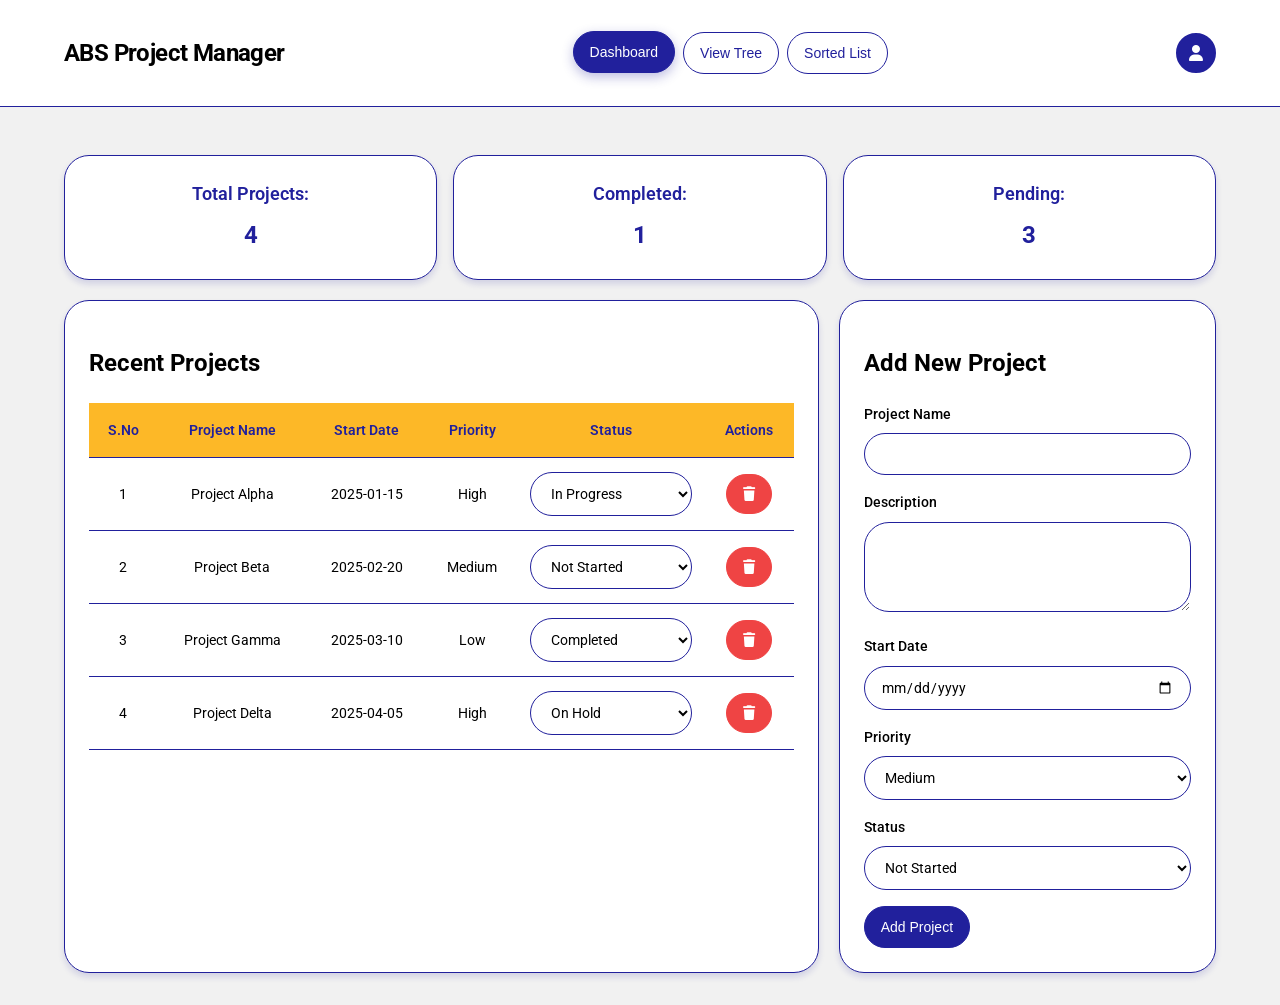
<file: index.html>
<!DOCTYPE html>
<html lang="en">

<head>
    <meta charset="UTF-8" />
    <meta name="viewport" content="width=device-width, initial-scale=1.0" />
    <title>ABS Project Manager</title>
    <link href="https://fonts.googleapis.com/css2?family=Courier+Prime:ital,wght@0,400;0,700;1,400;1,700&family=Roboto:ital,wdth,wght@0,75..100,100..900;1,75..100,100..900&display=swap" rel="stylesheet">
    <link rel="preload" href="https://cdnjs.cloudflare.com/ajax/libs/font-awesome/6.5.0/css/all.min.css" as="style"
        onload="this.onload=null;this.rel='stylesheet'">
    <link rel="stylesheet" href="style.css" />
</head>

<body>
    <header class="navbar" role="banner">
        <div class="container">
            <div class="logo">ABS Project Manager</div>
            <nav role="navigation">
                <button class="nav-button active" data-target="dashboard" aria-current="page">Dashboard</button>
                <button class="nav-button" data-target="view-tree">View Tree</button>
                <button class="nav-button" data-target="sorted-list">Sorted List</button>
            </nav>
            <div class="profile-container">
                <div class="profile-icon" role="button" aria-label="Open user profile menu" tabindex="0">
                    <i class="fa-solid fa-user" aria-hidden="true"></i>
                </div>
                <div class="profile-popup hidden" role="menu">
                    <div class="profile-header">
                        <div class="profile-avatar">
                            <i class="fa-solid fa-user"></i>
                        </div>
                        <div class="profile-info">
                            <div class="profile-username">John Doe</div>
                            <div class="profile-email">john.doe@example.com</div>
                        </div>
                    </div>
                    <div class="profile-divider"></div>
                    <div class="profile-actions">
                        <button class="profile-btn" role="menuitem">
                            <i class="fa-solid fa-user"></i>
                            <span>Profile</span>
                        </button>
                        <button class="profile-btn" role="menuitem">
                            <i class="fa-solid fa-gear"></i>
                            <span>Settings</span>
                        </button>
                        <button class="profile-btn logout-btn" role="menuitem">
                            <i class="fa-solid fa-right-from-bracket"></i>
                            <span>Logout</span>
                        </button>
                    </div>
                </div>
            </div>
        </div>
    </header>

    <main class="container content">
        <!-- Dashboard Section -->
        <section id="dashboard" class="page-section active" role="tabpanel">
            <div class="dashboard-grid">
                <div class="summary-cards">
                    <div class="card total">
                        <h3>Total Projects: <span id="total-projects">0</span></h3>
                    </div>
                    <div class="card completed">
                        <h3>Completed: <span id="completed-projects">0</span></h3>
                    </div>
                    <div class="card pending">
                        <h3>Pending: <span id="pending-projects">0</span></h3>
                    </div>
                </div>

                <div class="recent-projects panel">
                    <h2>Recent Projects</h2>
                    <div class="table-container" aria-live="polite">
                        <table class="project-table">
                            <thead>
                                <tr>
                                    <th scope="col">S.No</th>
                                    <th scope="col">Project Name</th>
                                    <th scope="col">Start Date</th>
                                    <th scope="col">Priority</th>
                                    <th scope="col">Status</th>
                                    <th scope="col">Actions</th>
                                </tr>
                            </thead>
                            <tbody id="dashboard-project-list">
                                <!-- Projects will be loaded here by JavaScript -->
                            </tbody>
                        </table>
                    </div>
                </div>

                <div class="add-project-panel panel">
                    <h2>Add New Project</h2>
                    <form id="add-project-form">
                        <div class="form-group">
                            <label for="project-name">Project Name</label>
                            <input type="text" id="project-name" name="name" required
                                autocomplete="organization-title" />
                        </div>
                        <div class="form-group">
                            <label for="project-description">Description</label>
                            <textarea id="project-description" name="description"></textarea>
                        </div>
                        <div class="form-group">
                            <label for="project-start-date">Start Date</label>
                            <input type="date" id="project-start-date" name="start_date" required />
                        </div>
                        <div class="form-group">
                            <label for="project-priority">Priority</label>
                            <select id="project-priority" name="priority">
                                <option value="High">High</option>
                                <option value="Medium" selected>Medium</option>
                                <option value="Low">Low</option>
                            </select>
                        </div>
                        <div class="form-group">
                            <label for="project-status">Status</label>
                            <select id="project-status" name="status">
                                <option value="Not Started" selected>Not Started</option>
                                <option value="In Progress">In Progress</option>
                                <option value="Completed">Completed</option>
                                <option value="On Hold">On Hold</option>
                            </select>
                        </div>
                        <button type="submit" class="btn primary">Add Project</button>
                    </form>
                </div>
            </div>
        </section>

        <!-- View Tree Section -->
        <section id="view-tree" class="page-section" role="tabpanel">
            <div class="controls-panel">
                <h2>Project Tree Visualization</h2>

                <div class="controls-row">
                    <div class="sort-group">
                        <label for="tree-sort-by">Sort By</label>
                        <select id="tree-sort-by">
                            <option value="start_date">Start Date</option>
                            <option value="priority">Priority</option>
                            <option value="name">Project Name</option>
                        </select>

                        <label class="switch" aria-label="Toggle sort order">
                            <input type="checkbox" id="tree-sort-order">
                            <span class="slider"></span>
                        </label>


                        <span class="sort-label" id="tree-sort-label">Ascending</span>
                    </div>

                    <div class="search-group">
                        <input type="text" id="search-tree-input" placeholder="Search projects">
                        <button class="btn">Search</button>
                    </div>

                    <button class="btn" id="refresh-tree">Refresh</button>
                </div>
            </div>

            <div id="avl-tree-display" class="panel tree-display" aria-live="polite">
                <p>Tree visualization will appear here.</p>
            </div>
        </section>

        <!-- Sorted List Section -->
        <section id="sorted-list" class="page-section" role="tabpanel">
            <div class="controls-panel">
                <h2>All Projects</h2>

                <div class="controls-row">
                    <div class="sort-group">
                        <label for="list-sort-by">Sort By</label>
                        <select id="list-sort-by">
                            <option value="start_date">Start Date</option>
                            <option value="priority">Priority</option>
                            <option value="name">Project Name</option>
                        </select>

                        <label class="switch" aria-label="Toggle sort order">
                            <input type="checkbox" id="list-sort-order" checked>
                            <span class="slider"></span>
                        </label>

                        <span class="sort-label" id="list-sort-label">Ascending</span>
                    </div>

                    <div class="search-group">
                        <input type="text" id="list-search-input" placeholder="Search projects">
                        <button class="btn">Search</button>
                    </div>

                    <button class="btn" id="refresh-list">Refresh</button>

                </div>
            </div>
            <div class="project-list-table panel">
                <div class="table-container" aria-live="polite">
                    <table class="project-table">
                        <thead>
                            <tr>
                                <th scope="col">S.No</th>
                                <th scope="col">Project Name</th>
                                <th scope="col">Description</th>
                                <th scope="col">Start Date</th>
                                <th scope="col">Priority</th>
                                <th scope="col">Status</th>
                                <th scope="col">Actions</th>
                            </tr>
                        </thead>
                        <tbody id="all-project-list">
                            <!-- Projects will be loaded and sorted here by JavaScript -->
                        </tbody>
                    </table>
                </div>
            </div>
        </section>
    </main>

    <script src="script.js" defer></script>
    <!-- You can include a tree visualization library (D3, vis.js, etc.) later if you want a graphical display -->
</body>

</html>
</file>
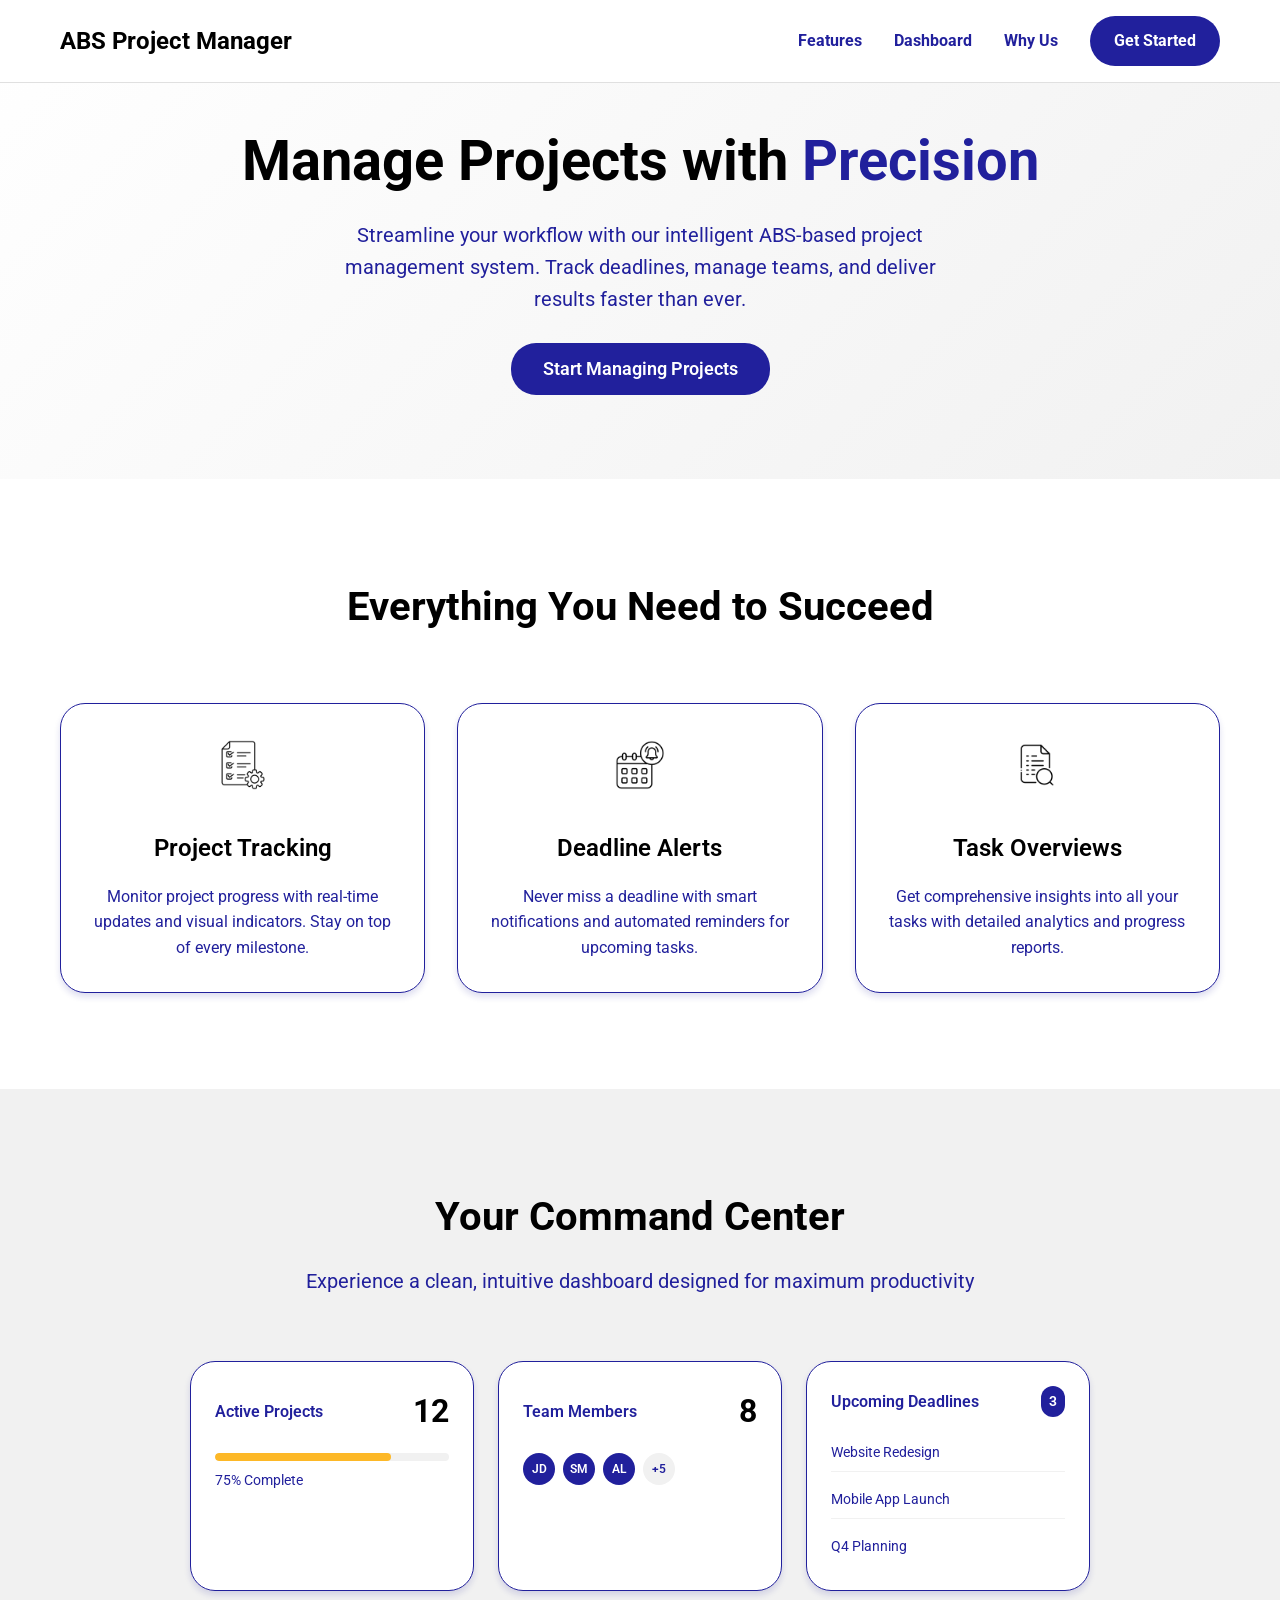
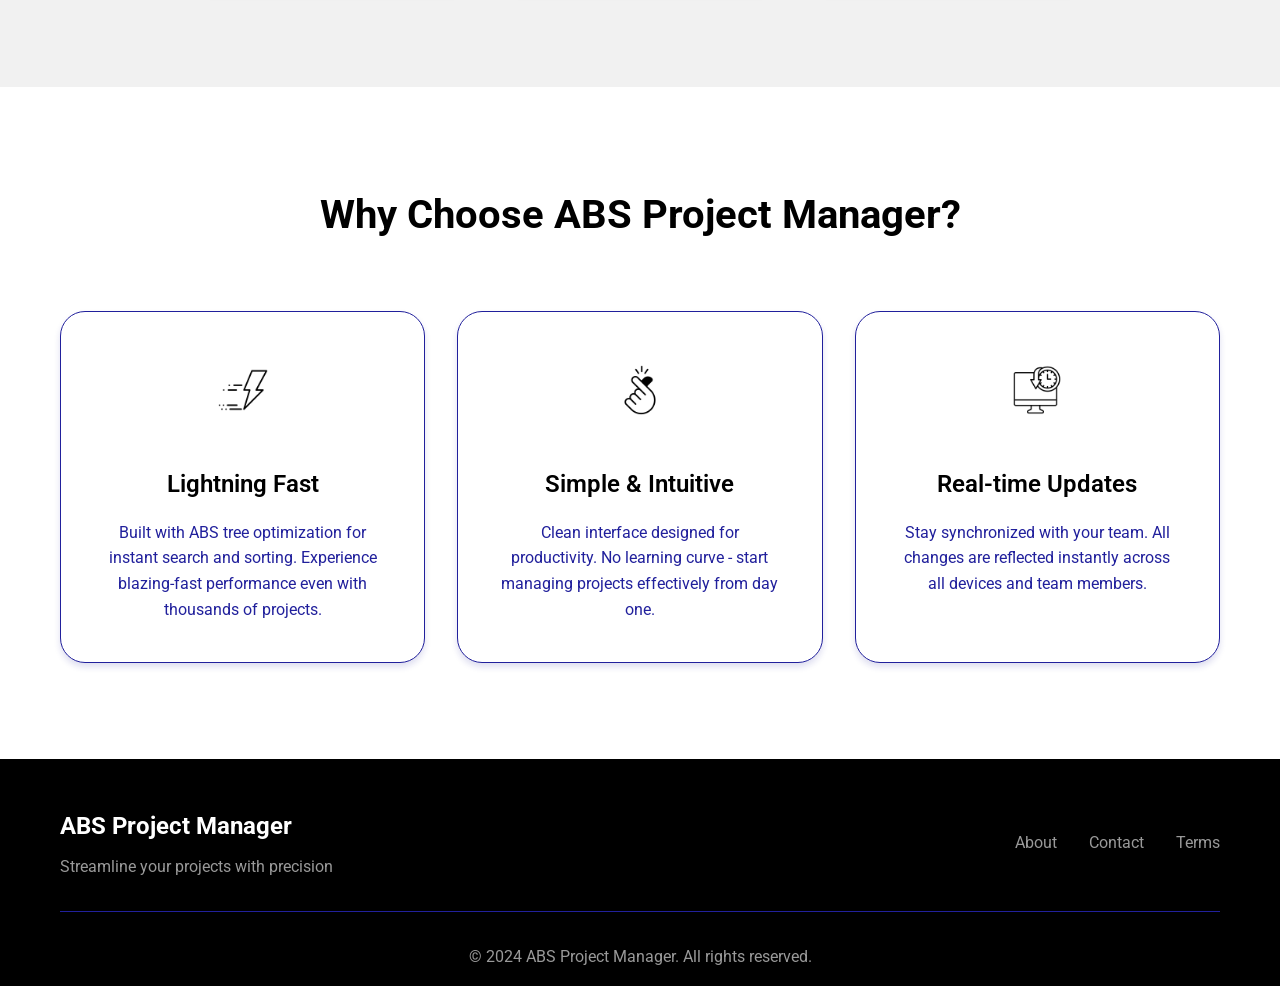
<file: landing.html>
<!DOCTYPE html>
<html lang="en">
<head>
    <meta charset="UTF-8">
    <meta name="viewport" content="width=device-width, initial-scale=1.0">
    <title>ABS Project Manager - Streamline Your Projects</title>
    <link rel="stylesheet" href="landing.css">
    <link href="https://fonts.googleapis.com/css2?family=Courier+Prime:ital,wght@0,400;0,700;1,400;1,700&family=Roboto:ital,wdth,wght@0,75..100,100..900;1,75..100,100..900&display=swap" rel="stylesheet">
</head>
<body>
    <!-- Navigation -->
    <nav class="navbar">
        <div class="container">
            <div class="nav-brand">ABS Project Manager</div>
            <div class="nav-links">
                <a href="#features">Features</a>
                <a href="#dashboard">Dashboard</a>
                <a href="#why-us">Why Us</a>
                <a href="index.html" class="btn-primary">Get Started</a>
            </div>
        </div>
    </nav>

    <!-- Hero Section -->
    <section class="hero">
        <div class="container">
            <div class="hero-content">
                <h1>Manage Projects with <span class="accent">Precision</span></h1>
                <p>Streamline your workflow with our intelligent ABS-based project management system. Track deadlines, manage teams, and deliver results faster than ever.</p>
                <a href="index.html" class="btn-cta">Start Managing Projects</a>
            </div>
        </div>
    </section>

    <!-- Features Section -->
    <section id="features" class="features">
        <div class="container">
            <h2>Everything You Need to Succeed</h2>
            <div class="features-grid">
                <div class="feature-card">
                    <div class="feature-icon"><img src="icon/Project Tracking.png" alt="Project Tracking" width="50" height="50"></div>
                    <h3>Project Tracking</h3>
                    <p>Monitor project progress with real-time updates and visual indicators. Stay on top of every milestone.</p>
                </div>
                <div class="feature-card">
                    <div class="feature-icon"><img src="icon/Deadline Alerts.png" alt="Deadline Alerts" width="50" height="50"></div>
                    <h3>Deadline Alerts</h3>
                    <p>Never miss a deadline with smart notifications and automated reminders for upcoming tasks.</p>
                </div>
                <div class="feature-card">
                    <div class="feature-icon"><img src="icon/Task Overviews.png" alt="Task Overviews" width="50" height="50"></div>
                    <h3>Task Overviews</h3>
                    <p>Get comprehensive insights into all your tasks with detailed analytics and progress reports.</p>
                </div>
            </div>
        </div>
    </section>

    <!-- Dashboard Preview -->
    <section id="dashboard" class="dashboard-preview">
        <div class="container">
            <h2>Your Command Center</h2>
            <p>Experience a clean, intuitive dashboard designed for maximum productivity</p>
            <div class="preview-container">
                <div class="preview-cards">
                    <div class="preview-card">
                        <div class="card-header">
                            <h4>Active Projects</h4>
                            <span class="card-number">12</span>
                        </div>
                        <div class="card-progress">
                            <div class="progress-bar">
                                <div class="progress-fill" style="width: 75%"></div>
                            </div>
                            <span>75% Complete</span>
                        </div>
                    </div>
                    <div class="preview-card">
                        <div class="card-header">
                            <h4>Team Members</h4>
                            <span class="card-number">8</span>
                        </div>
                        <div class="card-avatars">
                            <div class="avatar">JD</div>
                            <div class="avatar">SM</div>
                            <div class="avatar">AL</div>
                            <div class="avatar-more">+5</div>
                        </div>
                    </div>
                    <div class="preview-card">
                        <div class="card-header">
                            <h4>Upcoming Deadlines</h4>
                            <span class="card-badge urgent">3</span>
                        </div>
                        <div class="card-list">
                            <div class="list-item">Website Redesign</div>
                            <div class="list-item">Mobile App Launch</div>
                            <div class="list-item">Q4 Planning</div>
                        </div>
                    </div>
                </div>
            </div>
        </div>
    </section>

    <!-- Why Choose Us -->
    <section id="why-us" class="why-us">
        <div class="container">
            <h2>Why Choose ABS Project Manager?</h2>
            <div class="benefits-grid">
                <div class="benefit-card">
                    <div class="benefit-icon"><img src="icon/Lightning Fast.png" alt="Lightning Fast" width="50" height="50"></div>
                    <h3>Lightning Fast</h3>
                    <p>Built with ABS tree optimization for instant search and sorting. Experience blazing-fast performance even with thousands of projects.</p>
                </div>
                <div class="benefit-card">
                    <div class="benefit-icon"><img src="icon/Simple & Intuitive.png" alt="Simple & Intuitive" width="50" height="50"></div>
                    <h3>Simple & Intuitive</h3>
                    <p>Clean interface designed for productivity. No learning curve - start managing projects effectively from day one.</p>
                </div>
                <div class="benefit-card">
                    <div class="benefit-icon"><img src="icon/Real-time Updates.png" alt="Real-time Updates" width="50" height="50"></div>
                    <h3>Real-time Updates</h3>
                    <p>Stay synchronized with your team. All changes are reflected instantly across all devices and team members.</p>
                </div>
            </div>
        </div>
    </section>

    <!-- Footer -->
    <footer class="footer">
        <div class="container">
            <div class="footer-content">
                <div class="footer-brand">
                    <h3>ABS Project Manager</h3>
                    <p>Streamline your projects with precision</p>
                </div>
                <div class="footer-links">
                    <a href="#about">About</a>
                    <a href="#contact">Contact</a>
                    <a href="#terms">Terms</a>
                </div>
            </div>
            <div class="footer-bottom">
                <p>&copy; 2024 ABS Project Manager. All rights reserved.</p>
            </div>
        </div>
    </footer>
</body>
</html>
</file>
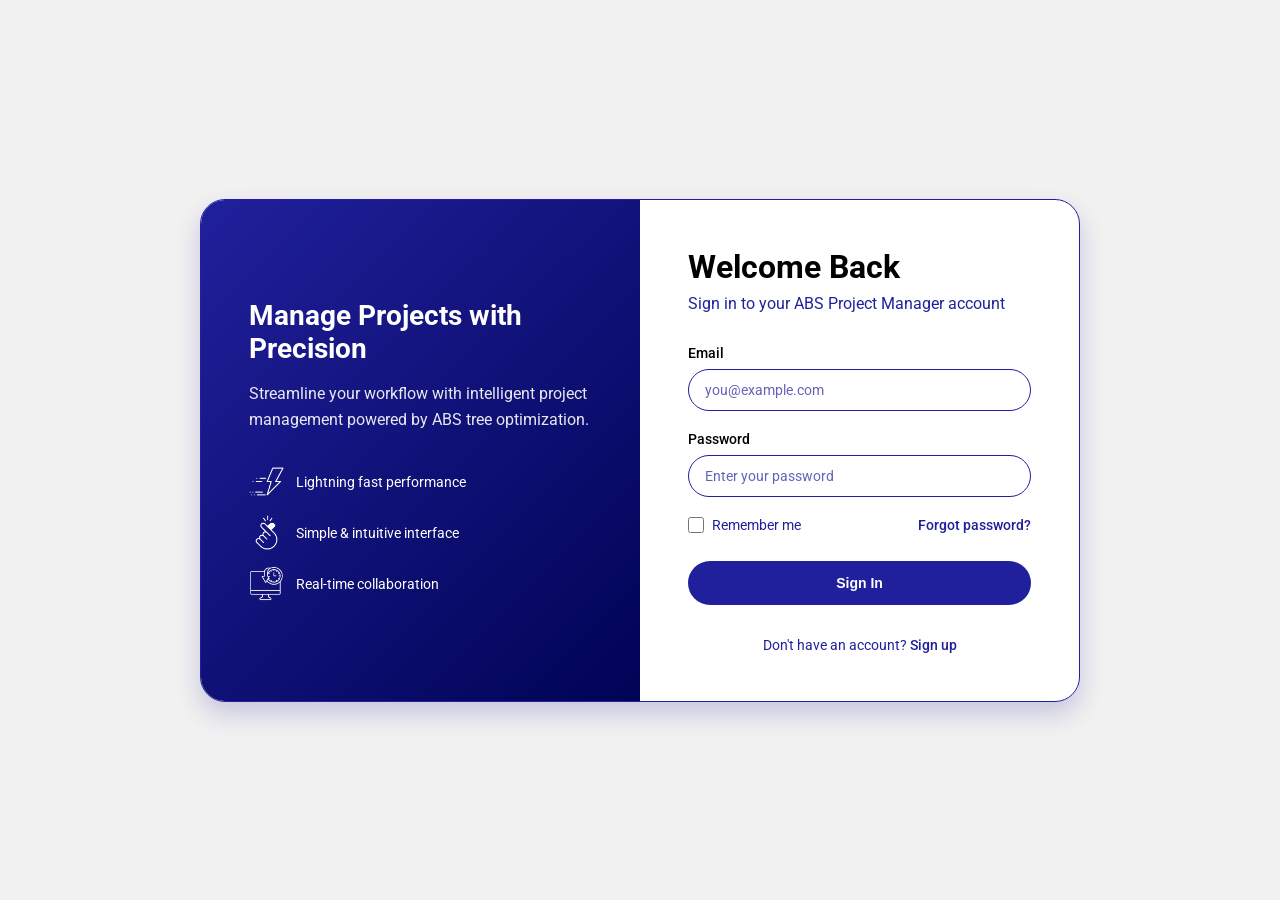
<file: signin.html>
<!DOCTYPE html>
<html lang="en">
<head>
    <meta charset="UTF-8">
    <meta name="viewport" content="width=device-width, initial-scale=1.0">
    <title>Sign In - ABS Project Manager</title>
    <link href="https://fonts.googleapis.com/css2?family=Courier+Prime:ital,wght@0,400;0,700;1,400;1,700&family=Roboto:ital,wdth,wght@0,75..100,100..900;1,75..100,100..900&display=swap" rel="stylesheet">
    <link rel="stylesheet" href="auth.css">
</head>
<body>
    <div class="auth-container">
        <div class="auth-side">
            <div class="side-content">
                <h2>Manage Projects with Precision</h2>
                <p>Streamline your workflow with intelligent project management powered by ABS tree optimization.</p>
                <div class="features-list">
                    <div class="feature-item">
                        <span class="feature-icon"><img src="icon/Lightning Fast.png" alt="Lightning Fast" width="35" height="35"></span>
                        <span>Lightning fast performance</span>
                    </div>
                    <div class="feature-item">
                        <span class="feature-icon"><img src="icon/Simple & Intuitive.png" alt="Simple & Intuitive" width="35" height="35"></span>
                        <span>Simple & intuitive interface</span>
                    </div>
                    <div class="feature-item">
                        <span class="feature-icon"><img src="icon/Real-time Updates.png" alt="Real-time Updates" width="35" height="35"></span>
                        <span>Real-time collaboration</span>
                    </div>
                </div>
            </div>
        </div>
        
        <div class="auth-card">
            <div class="auth-header">
                <h1>Welcome Back</h1>
                <p>Sign in to your ABS Project Manager account</p>
            </div>
            
            <form class="auth-form" id="signin-form">
                <div class="form-group">
                    <label for="email">Email</label>
                    <input type="email" id="email" name="email" placeholder="you@example.com" required>
                </div>
                
                <div class="form-group">
                    <label for="password">Password</label>
                    <input type="password" id="password" name="password" placeholder="Enter your password" required>
                </div>
                
                <div class="form-options">
                    <label class="checkbox-label">
                        <input type="checkbox" name="remember" id="remember">
                        <span>Remember me</span>
                    </label>
                    <a href="#" class="link">Forgot password?</a>
                </div>
                
                <button type="submit" class="btn-submit">Sign In</button>
            </form>
            
            <div class="auth-footer">
                <p>Don't have an account? <a href="signup.html" class="link">Sign up</a></p>
            </div>
        </div>
    </div>
</body>
</html>
</file>
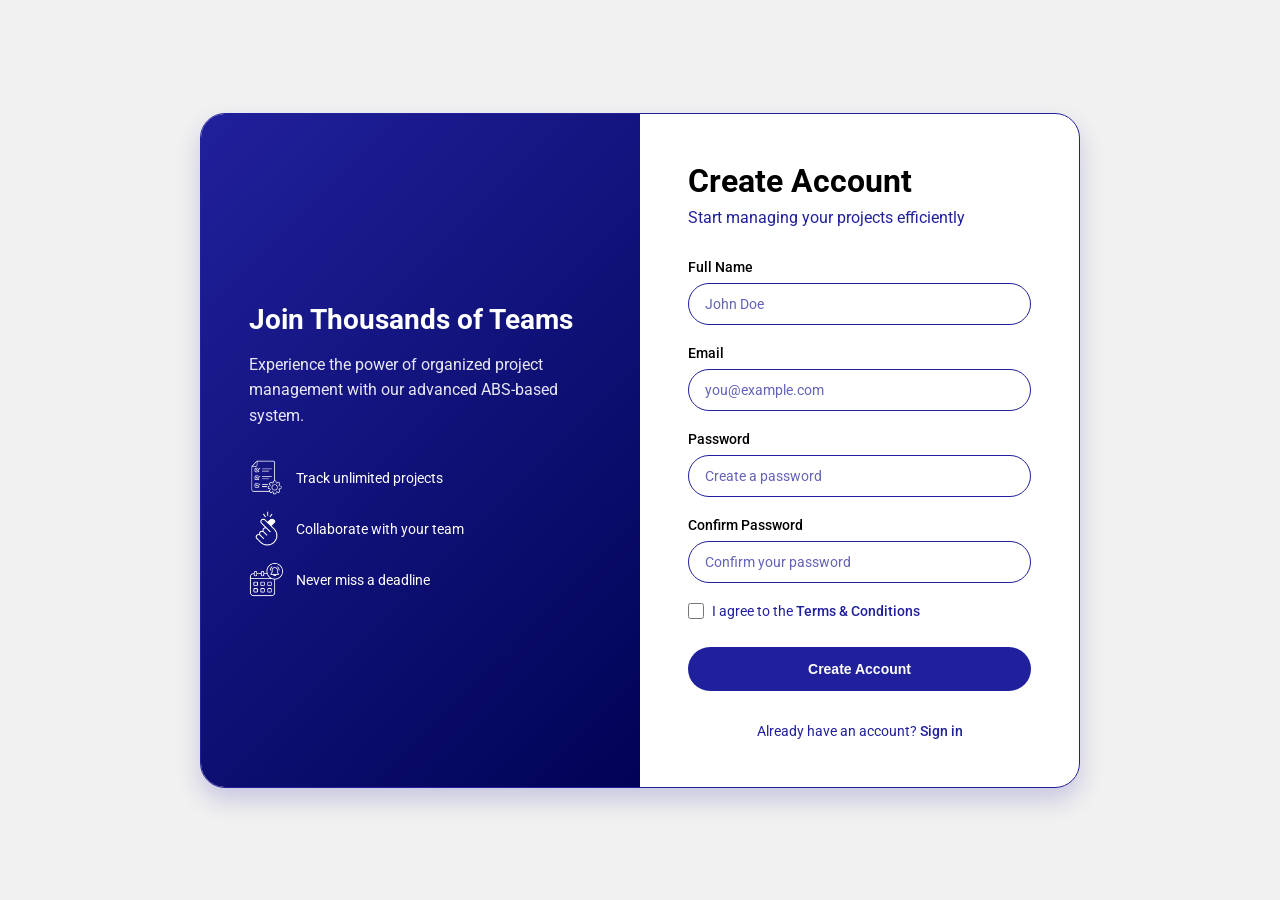
<file: signup.html>
<!DOCTYPE html>
<html lang="en">
<head>
    <meta charset="UTF-8">
    <meta name="viewport" content="width=device-width, initial-scale=1.0">
    <title>Sign Up - ABS Project Manager</title>
    <link href="https://fonts.googleapis.com/css2?family=Courier+Prime:ital,wght@0,400;0,700;1,400;1,700&family=Roboto:ital,wdth,wght@0,75..100,100..900;1,75..100,100..900&display=swap" rel="stylesheet">
    <link rel="stylesheet" href="auth.css">
</head>
<body>
    <div class="auth-container">
        <div class="auth-side">
            <div class="side-content">
                <h2>Join Thousands of Teams</h2>
                <p>Experience the power of organized project management with our advanced ABS-based system.</p>
                <div class="features-list">
                    <div class="feature-item">
                        <span class="feature-icon"><img src="icon/Project Tracking.png" alt="Project Tracking" width="35" height="35"></span>
                        <span>Track unlimited projects</span>
                    </div>
                    <div class="feature-item">
                        <span class="feature-icon"><img src="icon/Simple & Intuitive.png" alt="Team Collaboration" width="35" height="35"></span>
                        <span>Collaborate with your team</span>
                    </div>
                    <div class="feature-item">
                        <span class="feature-icon"><img src="icon/Deadline Alerts.png" alt="Deadline Alerts" width="35" height="35"></span>
                        <span>Never miss a deadline</span>
                    </div>
                </div>
            </div>
        </div>
        
        <div class="auth-card">
            <div class="auth-header">
                <h1>Create Account</h1>
                <p>Start managing your projects efficiently</p>
            </div>
            
            <form class="auth-form" id="signup-form">
                <div class="form-group">
                    <label for="fullname">Full Name</label>
                    <input type="text" id="fullname" name="fullname" placeholder="John Doe" required>
                </div>
                
                <div class="form-group">
                    <label for="email">Email</label>
                    <input type="email" id="email" name="email" placeholder="you@example.com" required>
                </div>
                
                <div class="form-group">
                    <label for="password">Password</label>
                    <input type="password" id="password" name="password" placeholder="Create a password" required>
                </div>
                
                <div class="form-group">
                    <label for="confirm-password">Confirm Password</label>
                    <input type="password" id="confirm-password" name="confirm-password" placeholder="Confirm your password" required>
                </div>
                
                <div class="form-options">
                    <label class="checkbox-label">
                        <input type="checkbox" name="terms" required>
                        <span>I agree to the <a href="#" class="link">Terms & Conditions</a></span>
                    </label>
                </div>
                
                <button type="submit" class="btn-submit">Create Account</button>
            </form>
            
            <div class="auth-footer">
                <p>Already have an account? <a href="signin.html" class="link">Sign in</a></p>
            </div>
        </div>
    </div>
</body>
</html>
</file>
<file: style.css>
:root {
    --primary: #21209C;
    --primary-hover: #FDB827;
    --text-primary: #000000;
    --text-secondary: #21209C;
    --bg-primary: #F1F1F1;
    --bg-secondary: #FDB827;
    --bg-white: #ffffff;
    --border: #21209C;
    --shadow: 0 4px 6px rgba(33, 32, 156, 0.15);
    --shadow-hover: 0 12px 24px rgba(33, 32, 156, 0.2);
    
    --radius-lg: 25px;
    --radius-pill: 25px;
    --gap: 1rem;
    --max-width: 1200px;
}

* {
    box-sizing: border-box;
}

html,
body {
    height: 100%;
}

body {
    margin: 0;
    font-family: "Roboto", sans-serif;
    color: var(--text-primary);
    background: var(--bg-primary);
    line-height: 1.6;
    -webkit-font-smoothing: antialiased;
    -moz-osx-font-smoothing: grayscale;
    text-size-adjust: 100%;
}

.container {
    width: 90%;
    max-width: var(--max-width);
    margin: 0 auto;
    padding: 1rem 0;
}

.panel {
    padding: 1.5rem;
    background: var(--bg-white);
    border: 1px solid var(--border);
    border-radius: var(--radius-lg);
    box-shadow: var(--shadow);
    transition: all 0.3s ease;
}

.panel:hover {
    box-shadow: var(--shadow-hover);
    transform: translateY(-2px);
}

/* Navbar */
.navbar {
    padding: 1rem 0;
    background: rgba(255, 255, 255, 0.95);
    backdrop-filter: blur(10px);
    border-bottom: 1px solid var(--border);
    position: sticky;
    top: 0;
    z-index: 100;
}

.navbar .container {
    display: flex;
    gap: 1rem;
    align-items: center;
    justify-content: space-between;
}

.logo {
    font-size: 1.5rem;
    font-weight: 700;
    color: #000000;
    letter-spacing: -0.025em;
}

nav {
    display: flex;
    align-items: center;
    gap: .5rem;
}

.nav-button {
    appearance: none;
    border: 1px solid var(--border);
    color: var(--text-secondary);
    background: transparent;
    padding: 0.75rem 1rem;
    font-size: 0.875rem;
    font-weight: 500;
    cursor: pointer;
    border-radius: var(--radius-pill);
    transition: all 0.2s ease;
}

.nav-button:hover,
.nav-button.active,
.nav-button:focus {
    background: var(--primary);
    color: white;
    border-color: var(--primary);
    transform: translateY(-1px);
    box-shadow: 0 4px 12px rgba(33, 32, 156, 0.3);
}

/* Content */
.content {
    position: relative;
    min-height: 80vh;
    padding: 1.5rem 0;
}

.page-section {
    position: absolute;
    inset: 0 0 auto 0;
    opacity: 0;
    visibility: hidden;
    padding: 2rem 0;
}

.page-section.active {
    opacity: 1;
    visibility: visible;
}

/* Dashboard */
.dashboard-grid {
    display: grid;
    grid-template-columns: 2fr 1fr;
    gap: 1.25rem;
    margin-top: 1rem;
}

.summary-cards {
    grid-column: 1 / -1;
    display: flex;
    gap: 1rem;
    justify-content: space-between;
    align-items: stretch;
}

.card {
    flex: 1;
    padding: 1.5rem;
    text-align: center;
    display: flex;
    flex-direction: column;
    justify-content: center;
    border: 1px solid var(--border);
    border-radius: var(--radius-lg);
    background: var(--bg-white);
    color: var(--text-primary);
    box-shadow: var(--shadow);
    transition: all 0.3s ease;
}

.card:hover {
    transform: translateY(-4px);
    box-shadow: var(--shadow-hover);
}

.card h3 {
    margin: 0;
    font-weight: 600;
    font-size: 1.1rem;
    color: var(--text-secondary);
}

.card h3 span {
    color: var(--primary);
    font-weight: 700;
    font-size: 1.5rem;
    display: block;
    margin-top: 0.5rem;
}

/* .card.total:hover,
.card.completed:hover,
.card.pending:hover {
    background: #fff;
    color: #000;
} */

.recent-projects,
.add-project-panel,
.project-list-table {
    border: 1px solid var(--border);
    border-radius: var(--radius-lg);
    background: var(--bg-white);
    box-shadow: var(--shadow);
}

/* Forms */
.form-group {
    margin-bottom: 1rem;
}

.form-group label {
    display: block;
    margin-bottom: 0.5rem;
    font-weight: 500;
    color: var(--text-primary);
    font-size: 0.875rem;
}

input[type=text],
input[type=date],
textarea,
select {
    width: 100%;
    padding: 0.75rem 1rem;
    font-size: 0.875rem;
    font-family: 'Amazon Ember', 'Roboto', sans-serif;
    color: var(--text-primary);
    background: var(--bg-white);
    border: 1px solid var(--border);
    border-radius: var(--radius-pill);
    transition: all 0.2s ease;
}

input[type=text]:focus,
input[type=date]:focus,
textarea:focus,
select:focus {
    outline: none;
    border-color: var(--primary);
    box-shadow: 0 0 0 3px rgba(33, 32, 156, 0.1);
}

input::placeholder,
textarea::placeholder {
    color: #777;
}

textarea {
    min-height: 90px;
    resize: vertical;
}

/* Buttons */
.btn {
    display: inline-flex;
    align-items: center;
    gap: 0.5rem;
    padding: 0.75rem 1rem;
    border-radius: var(--radius-pill);
    border: 1px solid var(--border);
    cursor: pointer;
    font-weight: 500;
    font-size: 0.875rem;
    background: var(--bg-white);
    color: var(--text-primary);
    transition: all 0.2s ease;
    text-decoration: none;
}

.btn:hover {
    transform: translateY(-1px);
    box-shadow: var(--shadow);
}

.btn.primary {
    background: var(--primary);
    color: white;
    border-color: var(--primary);
}

.btn.primary:hover {
    background: var(--primary-hover);
    border-color: var(--primary-hover);
    color: #000000;
    box-shadow: 0 4px 12px rgba(253, 184, 39, 0.3);
}

.btn.danger {
    background: #ef4444;
    color: white;
    border-color: #ef4444;
}

.btn.danger:hover {
    background: #dc2626;
    border-color: #dc2626;
    box-shadow: 0 4px 12px rgba(239, 68, 68, 0.3);
}

/* Tables */
.project-table {
    width: 100%;
    border-collapse: separate;
    border-spacing: 0;
    margin-top: .75rem;
    color: var(--text);
    overflow: hidden;
}

.project-table thead th {
    text-align: center;
    font-weight: 600;
    font-size: 0.875rem;
    padding: 1rem 0.75rem;
    background: var(--bg-secondary);
    color: var(--text-secondary);
    border-bottom: 1px solid var(--border);
    border-left: none;
    border-right: none;
    border-top: none;
}

.project-table th,
.project-table td {
    padding: 0.875rem 0.75rem;
    text-align: center;
    vertical-align: middle;
    background: var(--bg-white);
    border: none;
    border-bottom: 1px solid var(--border);
    font-size: 0.875rem;
}

.project-table tbody tr:hover {
    background: var(--bg-secondary);
}

.project-table tbody tr:hover td {
    background: #fff47e;
    font-weight: bold;
}

/*****************************
* Panel Container
*****************************/
.controls-panel {
  background: var(--bg-white);
  border-radius: var(--radius-lg);
  padding: 1.5rem;
  margin-bottom: 1.5rem;
  border: 1px solid var(--border);
  box-shadow: var(--shadow);
}

/*****************************
* Flex Row Layout
*****************************/
.controls-row {
  display: flex;
  align-items: center;
  gap: 1.5rem;
  flex-wrap: wrap;
}

/*****************************
* Groups (Sort + Search)
*****************************/
.sort-group,
.search-group {
  display: flex;
  align-items: center;
  gap: .75rem;
}

/*****************************
* Inputs
*****************************/
.controls-panel select,
.controls-panel input[type="text"] {
  padding: 0.75rem 1rem;
  border-radius: var(--radius-pill);
  border: 1px solid var(--border);
  background: var(--bg-white);
  font-size: 0.875rem;
  font-family: 'Amazon Ember', 'Roboto', sans-serif;
  transition: all 0.2s ease;
}

.controls-panel select:focus,
.controls-panel input[type="text"]:focus {
  outline: none;
  border-color: var(--primary);
  box-shadow: 0 0 0 3px rgba(33, 32, 156, 0.1);
}

/*****************************
* Toggle Switch (Improved)
*****************************/
.switch {
  position: relative;
  width: 88px;
  height: 24px;
  cursor: pointer;
}

.switch input {
  opacity: 0;
  width: 0;
  height: 0;
}

.slider {
  position: absolute;
  top: 0; left: 0;
  right: 0; bottom: 0;
  background: #d0d0d0;
  border-radius: 24px;
  transition: background .25s ease;
  box-shadow: inset 0 1px 3px rgba(0,0,0,.25);
}

.slider::before {
  content: "";
  position: absolute;
  width: 18px;
  height: 18px;
  left: 3px;
  top: 3px;
  background: #fff;
  border-radius: 50%;
  transition: transform .25s cubic-bezier(.4, 0, .2, 1),
              box-shadow .2s ease;
  box-shadow: 0 1px 3px rgba(0,0,0,.3);
}

.switch input:checked + .slider {
  background: var(--primary);
}

.switch input:checked + .slider::before {
  transform: translateX(20px);
}
/*****************************
* Labels
*****************************/
.sort-label {
  font-size: .9rem;
  color: #333;
}

/*****************************
* Responsive Enhancements
*****************************/
@media (max-width: 700px) {
  .controls-row {
    flex-direction: column;
    align-items: stretch;
  }

  .sort-group,
  .search-group {
    width: 100%;
    justify-content: space-between;
  }

  .search-group input {
    flex: 1;
  }
}

/* Tree Display */
.tree-display {
    min-height: 400px;
    display: flex;
    justify-content: center;
    align-items: center;
    border: 1px solid var(--border);
    color: var(--text-secondary);
    padding: 2rem;
    border-radius: var(--radius-lg);
    background: var(--bg-white);
    box-shadow: var(--shadow);
}

/* Profile Section */
.profile-container {
    position: relative;
}

.profile-icon {
    width: 40px;
    height: 40px;
    border-radius: 50%;
    background: var(--primary);
    color: white;
    display: flex;
    align-items: center;
    justify-content: center;
    cursor: pointer;
    border: 2px solid var(--primary);
    transition: all 0.3s ease;
    font-size: 1rem;
}

.profile-icon:hover {
    background: var(--primary-hover);
    border-color: var(--primary-hover);
    transform: scale(1.05);
    box-shadow: 0 4px 12px rgba(253, 184, 39, 0.3);
}

.profile-icon:focus {
    outline: 2px solid #fff;
    outline-offset: 2px;
}

.profile-popup {
    position: absolute;
    top: calc(100% + 10px);
    right: 0;
    background: var(--bg-white);
    border: 1px solid var(--border);
    border-radius: var(--radius-lg);
    min-width: 280px;
    box-shadow: var(--shadow-hover);
    z-index: 1000;
    opacity: 1;
    visibility: visible;
    transform: translateY(0);
    transition: all 0.3s cubic-bezier(0.4, 0, 0.2, 1);
}

.profile-popup.hidden {
    opacity: 0;
    visibility: hidden;
    transform: translateY(-10px);
    pointer-events: none;
}

.profile-header {
    padding: 1.25rem;
    display: flex;
    align-items: center;
    gap: 1rem;
}

.profile-avatar {
    width: 50px;
    height: 50px;
    border-radius: 50%;
    background: black;
    color: white;
    display: flex;
    align-items: center;
    justify-content: center;
    font-size: 1.5rem;
    flex-shrink: 0;
}

.profile-info {
    flex: 1;
    min-width: 0;
}

.profile-username {
    font-weight: 600;
    font-size: 1rem;
    color: var(--text-primary);
    margin-bottom: 0.2rem;
    white-space: nowrap;
    overflow: hidden;
    text-overflow: ellipsis;
}

.profile-email {
    font-size: 0.875rem;
    color: var(--text-secondary);
    white-space: nowrap;
    overflow: hidden;
    text-overflow: ellipsis;
}

.profile-divider {
    height: 1px;
    background: var(--border);
    margin: 0;
}

.profile-actions {
    padding: 0.5rem;
}

.profile-btn {
    width: 100%;
    display: flex;
    align-items: center;
    gap: 0.75rem;
    padding: 0.75rem 1rem;
    background: transparent;
    border: none;
    border-radius: var(--radius-pill);
    cursor: pointer;
    transition: all 0.2s ease;
    color: var(--text-primary);
    font-size: 0.875rem;
    font-family: 'Amazon Ember', 'Roboto', sans-serif;
    text-align: left;
}

.profile-btn i {
    font-size: 1rem;
    width: 20px;
    text-align: center;
}

.profile-btn:hover {
    background: var(--bg-secondary);
}

.profile-btn:focus {
    outline: 2px solid var(--primary);
    outline-offset: -2px;
}

.profile-btn.logout-btn {
    color: #ef4444;
}

.profile-btn.logout-btn:hover {
    background: #ef4444;
    color: white;
}

/* Responsive adjustments */
@media (max-width: 768px) {
    .profile-popup {
        min-width: 260px;
        right: -10px;
    }
}

@media (max-width: 480px) {
    .profile-popup {
        position: fixed;
        right: 10px;
        left: 10px;
        min-width: auto;
    }
}
</file>
<file: landing.css>
/* Reset and Base Styles */
* {
    margin: 0;
    padding: 0;
    box-sizing: border-box;
}

body {
    font-family: "Roboto", sans-serif;
    line-height: 1.6;
    color: #000000;
    background-color: #F1F1F1;
}

.container {
    max-width: 1200px;
    margin: 0 auto;
    padding: 0 20px;
}

/* Navigation */
.navbar {
    background: rgba(255, 255, 255, 0.95);
    backdrop-filter: blur(10px);
    border-bottom: 1px solid #e0e0e0;
    position: fixed;
    top: 0;
    width: 100%;
    z-index: 1000;
}

.navbar .container {
    display: flex;
    justify-content: space-between;
    align-items: center;
    padding: 1rem 20px;
}

.nav-brand {
    font-size: 1.5rem;
    font-weight: 700;
    color: #000000;
}

.nav-links {
    display: flex;
    align-items: center;
    gap: 2rem;
}

.nav-links a {
    text-decoration: none;
    color: #21209C;
    font-weight: bold;
    transition: color 0.2s;
}

.nav-links a.btn-primary {
    color: white !important;
}

.nav-links a:hover {
    color: #000000;
}

/* Buttons */
.btn-primary,
.btn-cta {
    background: #21209C;
    color: white;
    padding: 0.75rem 1.5rem;
    border-radius: 25px;
    text-decoration: none;
    font-weight: 600;
    transition: all 0.2s;
    border: none;
    cursor: pointer;
}

.btn-primary:hover,
.btn-cta:hover {
    background: #FDB827;
    color: #000000;
    transform: translateY(-1px);
    box-shadow: 0 4px 12px rgba(253, 184, 39, 0.3);
}

.btn-cta {
    font-size: 1.1rem;
    padding: 1rem 2rem;
}

/* Hero Section */
.hero {
    padding: 8rem 0 6rem;
    text-align: center;
    background: linear-gradient(135deg, #ffffff 0%, #F1F1F1 100%);
}

.hero-content h1 {
    font-size: 3.5rem;
    font-weight: 700;
    color: #000000;
    margin-bottom: 1.5rem;
    line-height: 1.2;
}

.accent {
    color: #21209C;
}

.hero-content p {
    font-size: 1.25rem;
    color: #21209C;
    margin-bottom: 2.5rem;
    max-width: 600px;
    margin-left: auto;
    margin-right: auto;
}

/* Features Section */
.features {
    padding: 6rem 0;
    background: white;
}

.features h2 {
    text-align: center;
    font-size: 2.5rem;
    font-weight: 700;
    color: #000000;
    margin-bottom: 4rem;
}

.features-grid {
    display: grid;
    grid-template-columns: repeat(auto-fit, minmax(280px, 1fr));
    gap: 2rem;
}

.feature-card {
    background: white;
    padding: 2rem;
    border-radius: 25px;
    box-shadow: 0 4px 6px rgba(33, 32, 156, 0.15);
    border: 1px solid #21209C;
    transition: all 0.3s;
    text-align: center;
}

.feature-card:hover {
    transform: translateY(-4px);
    box-shadow: 0 12px 24px rgba(33, 32, 156, 0.2);
    border-color: #FDB827;
}

.feature-icon {
    font-size: 3rem;
    margin-bottom: 1rem;
}

.feature-card h3 {
    font-size: 1.5rem;
    font-weight: 600;
    color: #000000;
    margin-bottom: 1rem;
}

.feature-card p {
    color: #21209C;
    line-height: 1.6;
}

/* Dashboard Preview */
.dashboard-preview {
    padding: 6rem 0;
    background: #F1F1F1;
}

.dashboard-preview h2 {
    text-align: center;
    font-size: 2.5rem;
    font-weight: 700;
    color: #000000;
    margin-bottom: 1rem;
}

.dashboard-preview>.container>p {
    text-align: center;
    font-size: 1.25rem;
    color: #21209C;
    margin-bottom: 4rem;
}

.preview-container {
    max-width: 900px;
    margin: 0 auto;
}

.preview-cards {
    display: grid;
    grid-template-columns: repeat(auto-fit, minmax(280px, 1fr));
    gap: 1.5rem;
}

.preview-card {
    background: white;
    padding: 1.5rem;
    border-radius: 25px;
    box-shadow: 0 4px 6px rgba(33, 32, 156, 0.15);
    border: 1px solid #21209C;
}

.card-header {
    display: flex;
    justify-content: space-between;
    align-items: center;
    margin-bottom: 1rem;
}

.card-header h4 {
    font-size: 1rem;
    font-weight: 600;
    color: #21209C;
}

.card-number {
    font-size: 2rem;
    font-weight: 700;
    color: #000000;
}

.card-badge {
    background: #21209C;
    color: white;
    padding: 0.25rem 0.5rem;
    border-radius: 25px;
    font-size: 0.875rem;
    font-weight: 600;
}

.card-progress {
    display: flex;
    flex-direction: column;
    gap: 0.5rem;
}

.progress-bar {
    background: #F1F1F1;
    height: 8px;
    border-radius: 25px;
    overflow: hidden;
}

.progress-fill {
    background: #FDB827;
    height: 100%;
    border-radius: 25px;
    transition: width 0.3s;
}

.card-progress span {
    font-size: 0.875rem;
    color: #21209C;
}

.card-avatars {
    display: flex;
    gap: 0.5rem;
    align-items: center;
}

.avatar {
    width: 32px;
    height: 32px;
    background: #21209C;
    color: white;
    border-radius: 50%;
    display: flex;
    align-items: center;
    justify-content: center;
    font-size: 0.75rem;
    font-weight: 600;
}

.avatar-more {
    width: 32px;
    height: 32px;
    background: #F1F1F1;
    color: #21209C;
    border-radius: 50%;
    display: flex;
    align-items: center;
    justify-content: center;
    font-size: 0.75rem;
    font-weight: 600;
}

.card-list {
    display: flex;
    flex-direction: column;
    gap: 0.5rem;
}

.list-item {
    padding: 0.5rem 0;
    border-bottom: 1px solid #F1F1F1;
    font-size: 0.875rem;
    color: #21209C;
}

.list-item:last-child {
    border-bottom: none;
}

/* Why Us Section */
.why-us {
    padding: 6rem 0;
    background: white;
}

.why-us h2 {
    text-align: center;
    font-size: 2.5rem;
    font-weight: 700;
    color: #000000;
    margin-bottom: 4rem;
}

.benefits-grid {
    display: grid;
    grid-template-columns: repeat(auto-fit, minmax(320px, 1fr));
    gap: 2rem;
}

.benefit-card {
    background: white;
    padding: 2.5rem;
    border-radius: 25px;
    box-shadow: 0 4px 6px rgba(33, 32, 156, 0.15);
    border: 1px solid #21209C;
    transition: all 0.3s;
    text-align: center;
}

.benefit-card:hover {
    transform: translateY(-4px);
    box-shadow: 0 12px 24px rgba(33, 32, 156, 0.2);
    border-color: #FDB827;
}

.benefit-icon {
    font-size: 3.5rem;
    margin-bottom: 1.5rem;
}

.benefit-card h3 {
    font-size: 1.5rem;
    font-weight: 600;
    color: #000000;
    margin-bottom: 1rem;
}

.benefit-card p {
    color: #21209C;
    line-height: 1.6;
}

/* Footer */
.footer {
    background: #000000;
    color: white;
    padding: 3rem 0 1rem;
}

.footer-content {
    display: flex;
    justify-content: space-between;
    align-items: center;
    margin-bottom: 2rem;
}

.footer-brand h3 {
    font-size: 1.5rem;
    font-weight: 700;
    margin-bottom: 0.5rem;
}

.footer-brand p {
    color: #999999;
}

.footer-links {
    display: flex;
    gap: 2rem;
}

.footer-links a {
    color: #999999;
    text-decoration: none;
    transition: color 0.2s;
}

.footer-links a:hover {
    color: white;
}

.footer-bottom {
    text-align: center;
    padding-top: 2rem;
    border-top: 1px solid #21209C;
    color: #999999;
}

/* Responsive Design */
@media (max-width: 768px) {
    .nav-links {
        gap: 1rem;
    }

    .nav-links a:not(.btn-primary) {
        display: none;
    }

    .hero-content h1 {
        font-size: 2.5rem;
    }

    .hero-content p {
        font-size: 1.1rem;
    }

    .features h2,
    .dashboard-preview h2,
    .why-us h2 {
        font-size: 2rem;
    }

    .footer-content {
        flex-direction: column;
        gap: 2rem;
        text-align: center;
    }

    .footer-links {
        justify-content: center;
    }
}

@media (max-width: 480px) {
    .container {
        padding: 0 15px;
    }

    .hero {
        padding: 6rem 0 4rem;
    }

    .hero-content h1 {
        font-size: 2rem;
    }

    .features,
    .dashboard-preview,
    .why-us {
        padding: 4rem 0;
    }

    .feature-card,
    .benefit-card {
        padding: 1.5rem;
    }
}
</file>
<file: auth.css>
* {
    margin: 0;
    padding: 0;
    box-sizing: border-box;
}

body {
    font-family: "Roboto", sans-serif;
    background: #F1F1F1;
    min-height: 100vh;
    display: flex;
    align-items: center;
    justify-content: center;
    padding: 20px;
}

.auth-container {
    display: grid;
    grid-template-columns: 1fr 1fr;
    max-width: 880px;
    width: 80%;
    background: white;
    border-radius: 25px;
    box-shadow: 0 12px 24px rgba(33, 32, 156, 0.2);
    overflow: hidden;
    min-height: 480px;
    border: 1px solid #21209C;
}

.auth-card {
    padding: 3rem;
    display: flex;
    flex-direction: column;
    justify-content: center;
}

.auth-header {
    margin-bottom: 2rem;
}

.auth-header h1 {
    font-size: 2rem;
    font-weight: 700;
    color: #000000;
    margin-bottom: 0.5rem;
}

.auth-header p {
    color: #21209C;
    font-size: 1rem;
}

.auth-form {
    display: flex;
    flex-direction: column;
    gap: 1.25rem;
}

.form-group {
    display: flex;
    flex-direction: column;
    gap: 0.5rem;
}

.form-group label {
    font-size: 0.875rem;
    font-weight: 500;
    color: #000000;
}

.form-group input {
    padding: 0.75rem 1rem;
    border: 1px solid #21209C;
    border-radius: 25px;
    font-size: 0.875rem;
    font-family: "Roboto", sans-serif;
    color: #000000;
    transition: all 0.2s ease;
}

.form-group input:focus {
    outline: none;
    border-color: #FDB827;
    box-shadow: 0 0 0 3px rgba(253, 184, 39, 0.2);
}

.form-group input::placeholder {
    color: #21209C;
    opacity: 0.7;
}

.form-options {
    display: flex;
    justify-content: space-between;
    align-items: center;
    font-size: 0.875rem;
}

.checkbox-label {
    display: flex;
    align-items: center;
    gap: 0.5rem;
    cursor: pointer;
    color: #21209C;
}

.checkbox-label input[type="checkbox"] {
    width: 16px;
    height: 16px;
    cursor: pointer;
    accent-color: #21209C;
}

.link {
    color: #21209C;
    text-decoration: none;
    font-weight: 500;
    transition: color 0.2s;
}

.link:hover {
    color: #FDB827;
}

.btn-submit {
    padding: 0.875rem 1.5rem;
    background: #21209C;
    color: white;
    border: none;
    border-radius: 25px;
    font-size: 0.875rem;
    font-weight: 600;
    cursor: pointer;
    transition: all 0.2s ease;
    margin-top: 0.5rem;
}

.btn-submit:hover {
    background: #FDB827;
    color: #000000;
    transform: translateY(-1px);
    box-shadow: 0 4px 12px rgba(253, 184, 39, 0.3);
}

.auth-footer {
    margin-top: 2rem;
    text-align: center;
    color: #21209C;
    font-size: 0.875rem;
}

.auth-side {
    background: linear-gradient(135deg, #21209C 0%, #000355 100%);
    padding: 3rem;
    display: flex;
    align-items: center;
    justify-content: center;
    color: white;
}

.side-content h2 {
    font-size: 1.75rem;
    font-weight: 700;
    margin-bottom: 1rem;
}

.side-content p {
    font-size: 1rem;
    line-height: 1.6;
    opacity: 0.9;
    margin-bottom: 2rem;
}

.features-list {
    display: flex;
    flex-direction: column;
    gap: 1rem;
}

.feature-item {
    display: flex;
    align-items: center;
    gap: 0.75rem;
    font-size: 0.875rem;
}

.feature-icon {
    display: flex;
    align-items: center;
    justify-content: center;
}

.feature-icon img {
    display: block;
    filter: brightness(0) invert(1);
}

@media (max-width: 768px) {
    .auth-container {
        grid-template-columns: 1fr;
    }
    
    .auth-side {
        display: none;
    }
    
    .auth-card {
        padding: 2rem;
    }
    
    .auth-header h1 {
        font-size: 1.75rem;
    }
}

@media (max-width: 480px) {
    body {
        padding: 10px;
    }
    
    .auth-card {
        padding: 1.5rem;
    }
    
    .auth-header h1 {
        font-size: 1.5rem;
    }
    
    .form-options {
        flex-direction: column;
        align-items: flex-start;
        gap: 0.75rem;
    }
}
</file>
